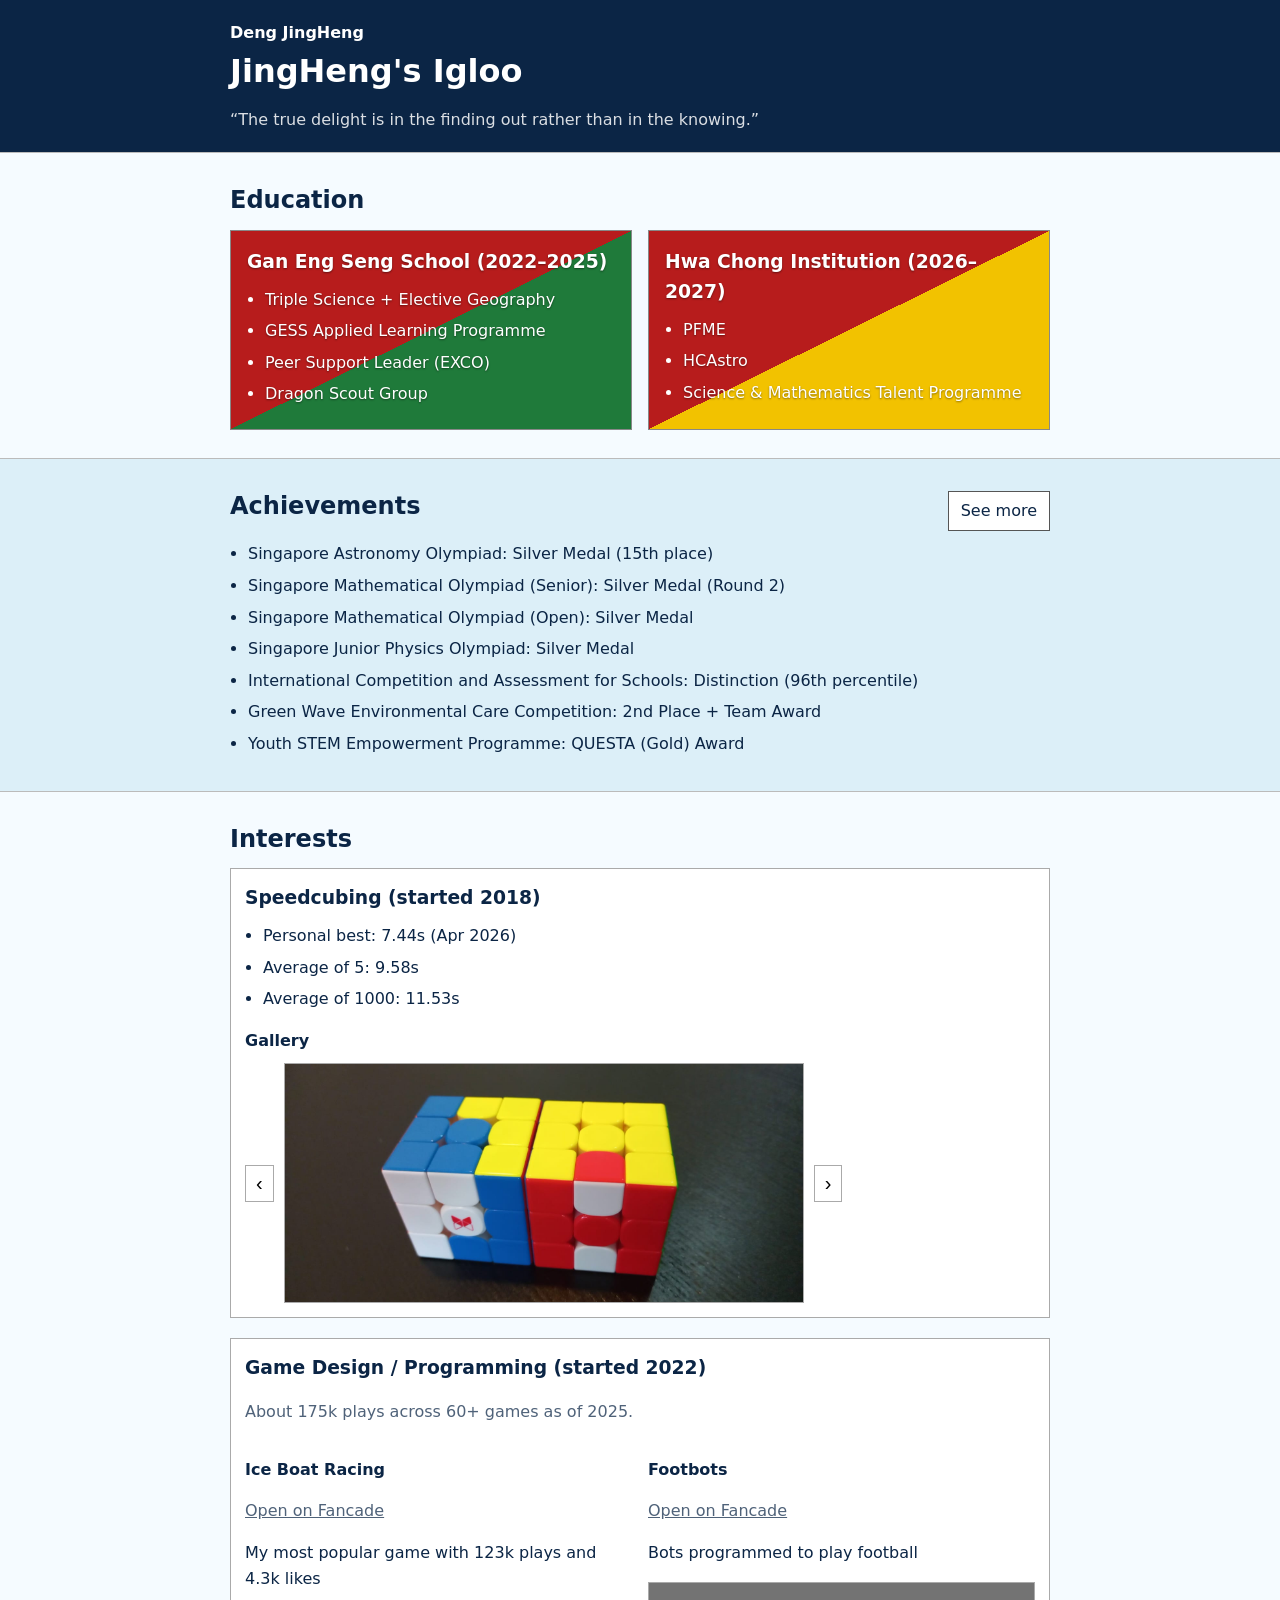
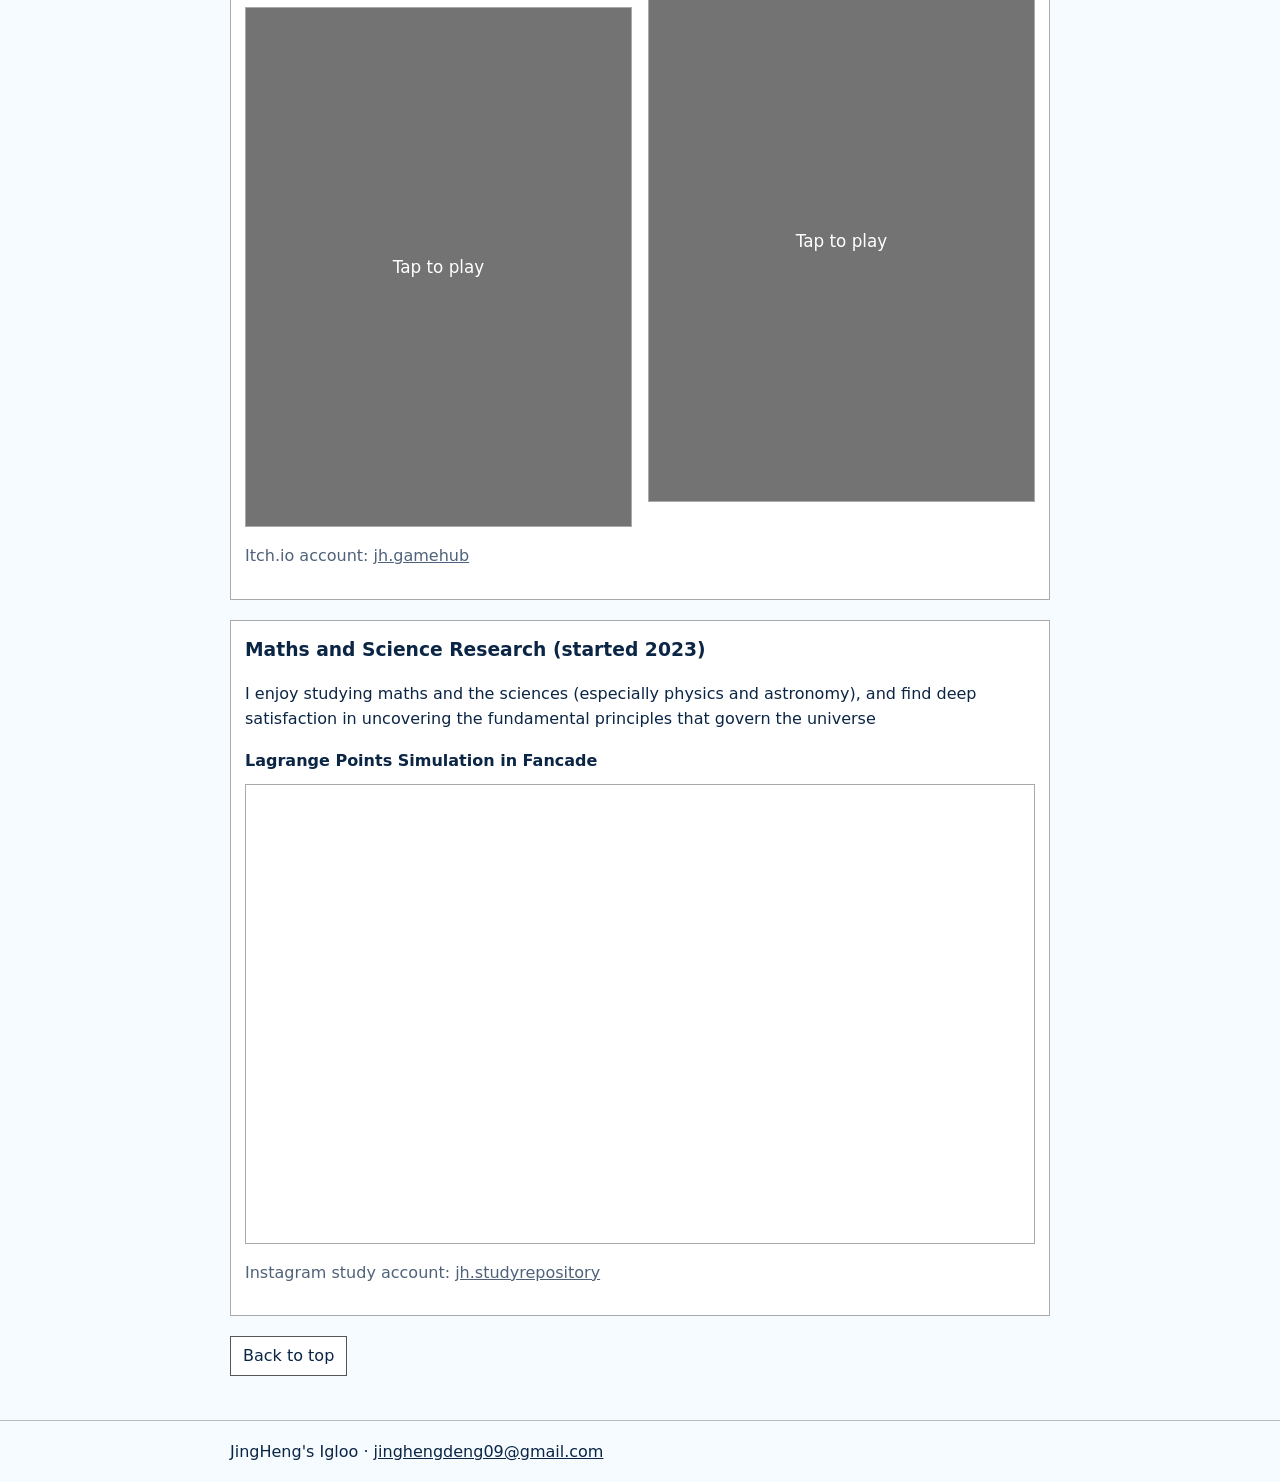
<file: index.html>
<!doctype html>
<html lang="en">
<head>
  <meta charset="utf-8">
  <title>Redirecting…</title>
  <meta http-equiv="refresh" content="0; url=home.html">
  <link rel="canonical" href="home.html">
</head>
<body>
  <p>Redirecting to <a href="home.html">home page</a>…</p>

  <script>
    window.location.replace("home.html");
  </script>
</body>
</html>
</file>
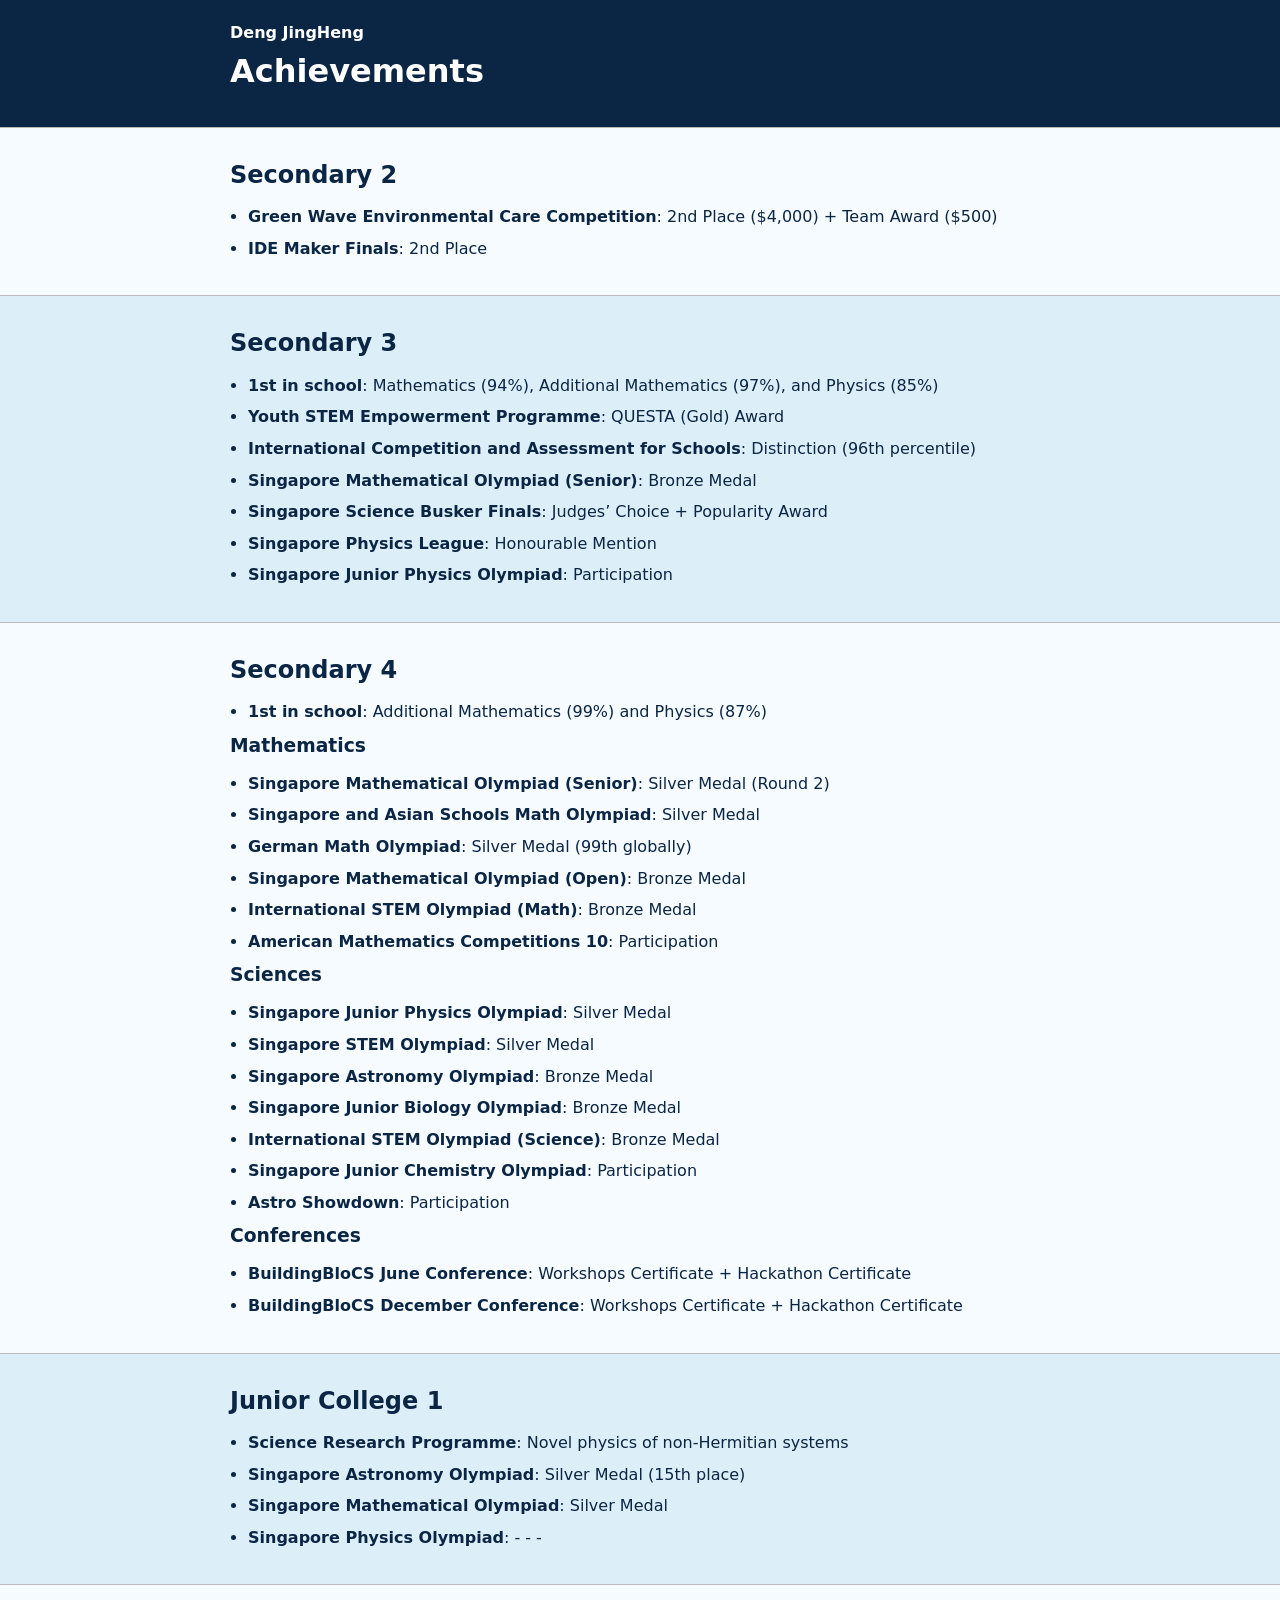
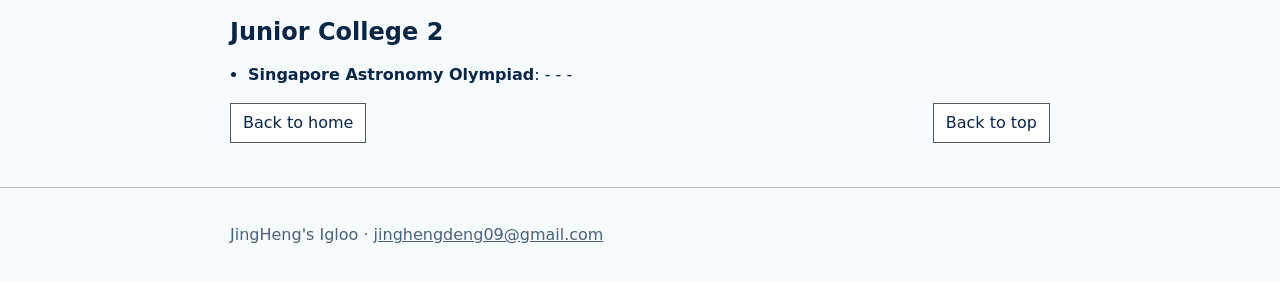
<file: achievements.html>
<!-- achievements.html (fixed: valid nesting, consistent list class, buttons boxed) -->
<!doctype html>
<html lang="en-GB">
<head>
  <meta charset="utf-8" />
  <meta name="viewport" content="width=device-width, initial-scale=1" />
  <title>Achievements • JingHeng's Igloo</title>
  <meta name="description" content="JingHeng's achievements and competition record." />
  <link rel="stylesheet" href="assets/style.css" />
</head>

<body>
  <header class="banner" id="top">
    <div class="container">
      <div class="brand">
        <a class="brand-name" href="home.html">Deng JingHeng</a>
      </div>

      <div class="hero">
        <h1>Achievements</h1>
      </div>
    </div>
  </header>

  <main>
   <section class="section" id="sec2">
  <div class="container">
    <h2>Secondary 2</h2>
    <ul class="list">
      <li>
        <strong>Green Wave Environmental Care Competition</strong>:
        2nd Place ($4,000) + Team Award ($500)
      </li>
      <li>
        <strong>IDE Maker Finals</strong>:
        2nd Place
      </li>
    </ul>
  </div>
</section>

<section class="section alt" id="sec3">
  <div class="container">
    <h2>Secondary 3</h2>
    <ul class="list">
      <li>
        <strong>1st in school</strong>:
        Mathematics (94%), Additional Mathematics (97%), and Physics (85%)
      </li>
      <li>
        <strong>Youth STEM Empowerment Programme</strong>:
        QUESTA (Gold) Award
      </li>
      <li>
        <strong>International Competition and Assessment for Schools</strong>:
        Distinction (96th percentile)
      </li>
      <li>
        <strong>Singapore Mathematical Olympiad (Senior)</strong>:
        Bronze Medal
      </li>
      <li>
        <strong>Singapore Science Busker Finals</strong>:
        Judges’ Choice + Popularity Award
      </li>
      <li>
        <strong>Singapore Physics League</strong>:
        Honourable Mention
      </li>
      <li>
        <strong>Singapore Junior Physics Olympiad</strong>:
        Participation
      </li>
    </ul>
  </div>
</section>

<section class="section" id="sec4">
  <div class="container">
    <h2>Secondary 4</h2>

    <ul class="list">
      <li>
        <strong>1st in school</strong>:
        Additional Mathematics (99%) and Physics (87%)
      </li>
    </ul>

    <h3>Mathematics</h3>
    <ul class="list">
      <li>
        <strong>Singapore Mathematical Olympiad (Senior)</strong>:
        Silver Medal (Round 2)
      </li>
      <li>
        <strong>Singapore and Asian Schools Math Olympiad</strong>:
        Silver Medal
      </li>
      <li>
        <strong>German Math Olympiad</strong>:
        Silver Medal (99th globally)
      </li>
      <li>
        <strong>Singapore Mathematical Olympiad (Open)</strong>:
        Bronze Medal
      </li>
      <li>
        <strong>International STEM Olympiad (Math)</strong>:
        Bronze Medal
      </li>
      <li>
        <strong>American Mathematics Competitions 10</strong>:
        Participation
      </li>
    </ul>

    <h3>Sciences</h3>
    <ul class="list">
      <li>
        <strong>Singapore Junior Physics Olympiad</strong>:
        Silver Medal
      </li>
      <li>
        <strong>Singapore STEM Olympiad</strong>:
        Silver Medal
      </li>
      <li>
        <strong>Singapore Astronomy Olympiad</strong>:
        Bronze Medal
      </li>
      <li>
        <strong>Singapore Junior Biology Olympiad</strong>:
        Bronze Medal
      </li>
      <li>
        <strong>International STEM Olympiad (Science)</strong>:
        Bronze Medal
      </li>
      <li>
        <strong>Singapore Junior Chemistry Olympiad</strong>:
        Participation
      </li>
      <li>
        <strong>Astro Showdown</strong>:
        Participation
      </li>
    </ul>

    <h3>Conferences</h3>
    <ul class="list">
      <li>
        <strong>BuildingBloCS June Conference</strong>:
        Workshops Certificate + Hackathon Certificate
      </li>
      <li>
        <strong>BuildingBloCS December Conference</strong>:
        Workshops Certificate + Hackathon Certificate
      </li>
    </ul>
</section>

<section class="section alt" id="jc1">
  <div class="container">
    <h2>Junior College 1</h2>

    <ul class="list">
      <li>
        <strong>Science Research Programme</strong>:
        Novel physics of non-Hermitian systems 
      </li>
      <li>
        <strong>Singapore Astronomy Olympiad</strong>:
        Silver Medal (15th place)
      </li>
      <li>
        <strong>Singapore Mathematical Olympiad</strong>:
        Silver Medal
      </li>
      <li>
        <strong>Singapore Physics Olympiad</strong>:
        - - -
      </li>
    </ul>
</section>

    <section class="section" id="jc2">
  <div class="container">
    <h2>Junior College 2</h2>

    <ul class="list">
      <li>
        <strong>Singapore Astronomy Olympiad</strong>:
        - - -
      </li>
    </ul>

    <p class="row">
      <a class="btn" href="home.html">Back to home</a>
      <a class="btn" href="#top">Back to top</a>
    </p>
  </div>
</section>


  </main>

  <footer class="footer">
    <div class="container">
      <p class="muted">JingHeng's Igloo · <a href="mailto:jinghengdeng09@gmail.com">jinghengdeng09@gmail.com</a></p>
    </div>
  </footer>
</body>
</html>
</file>
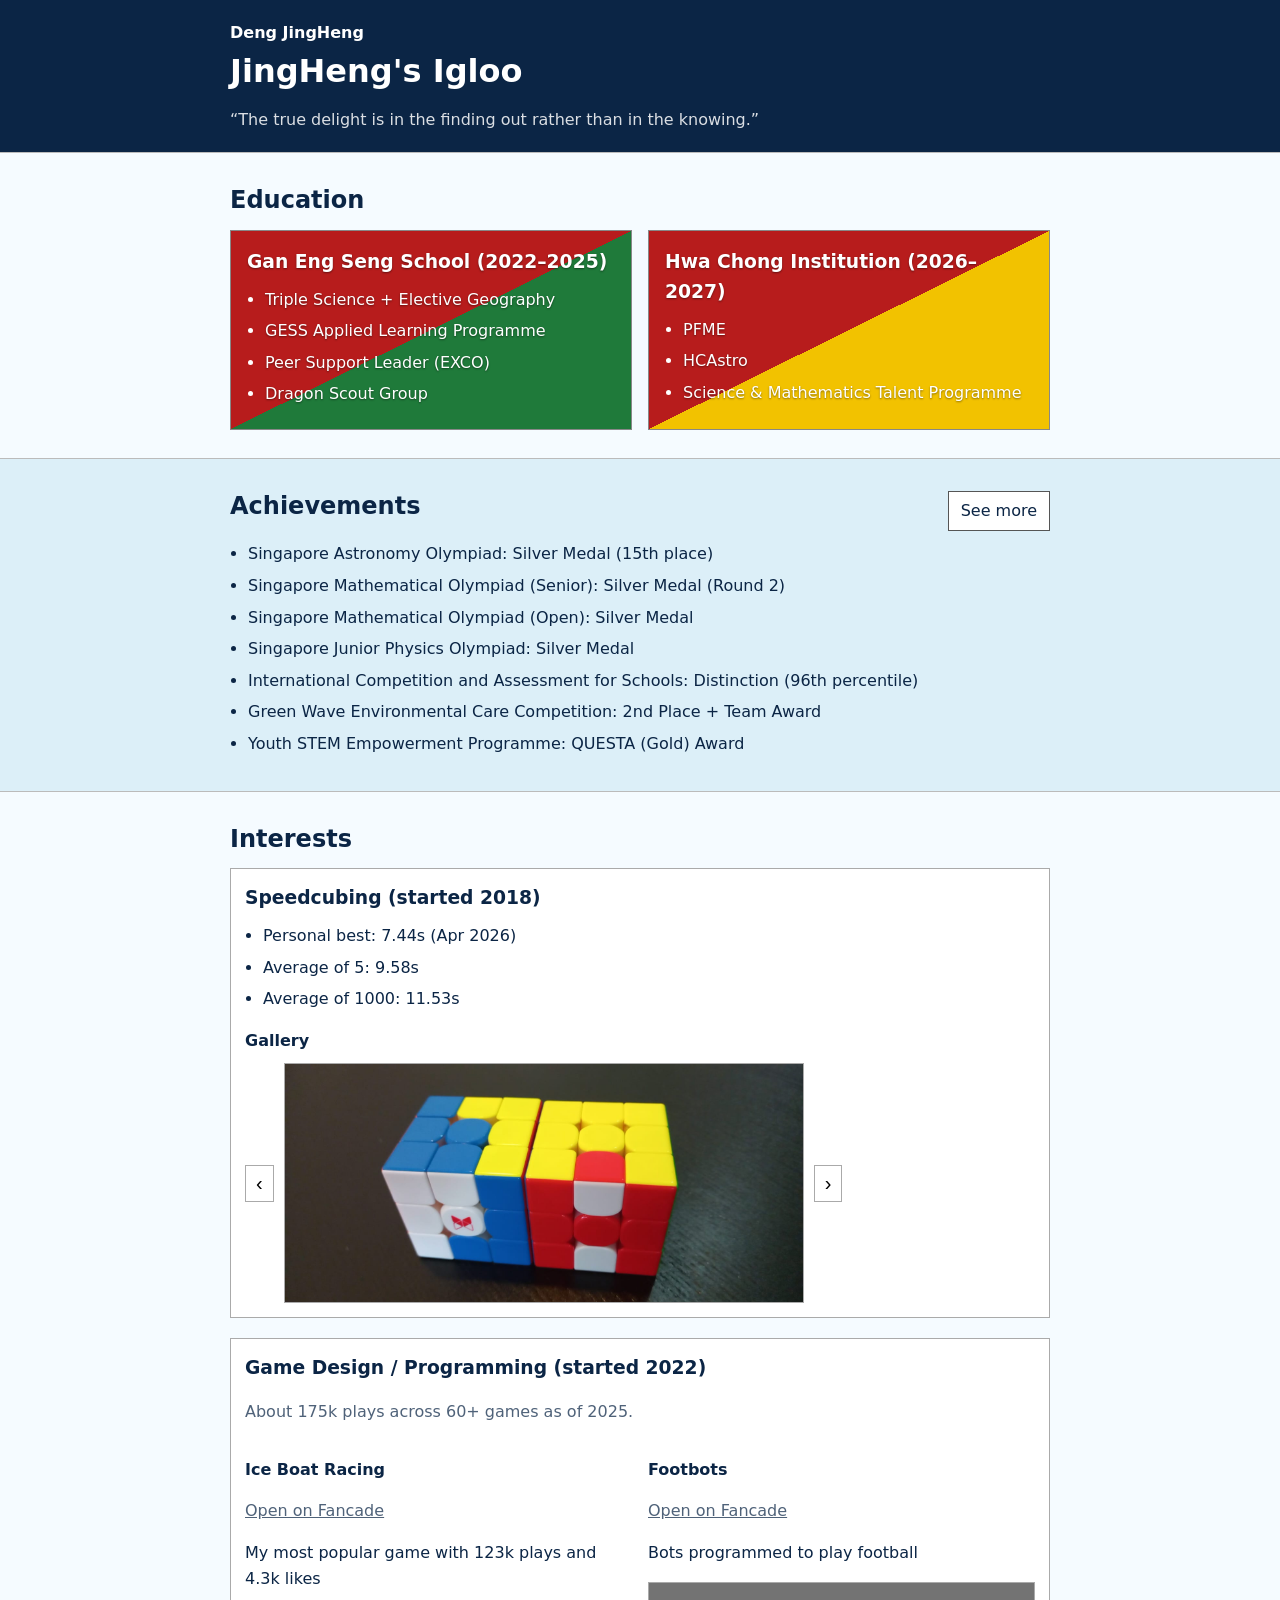
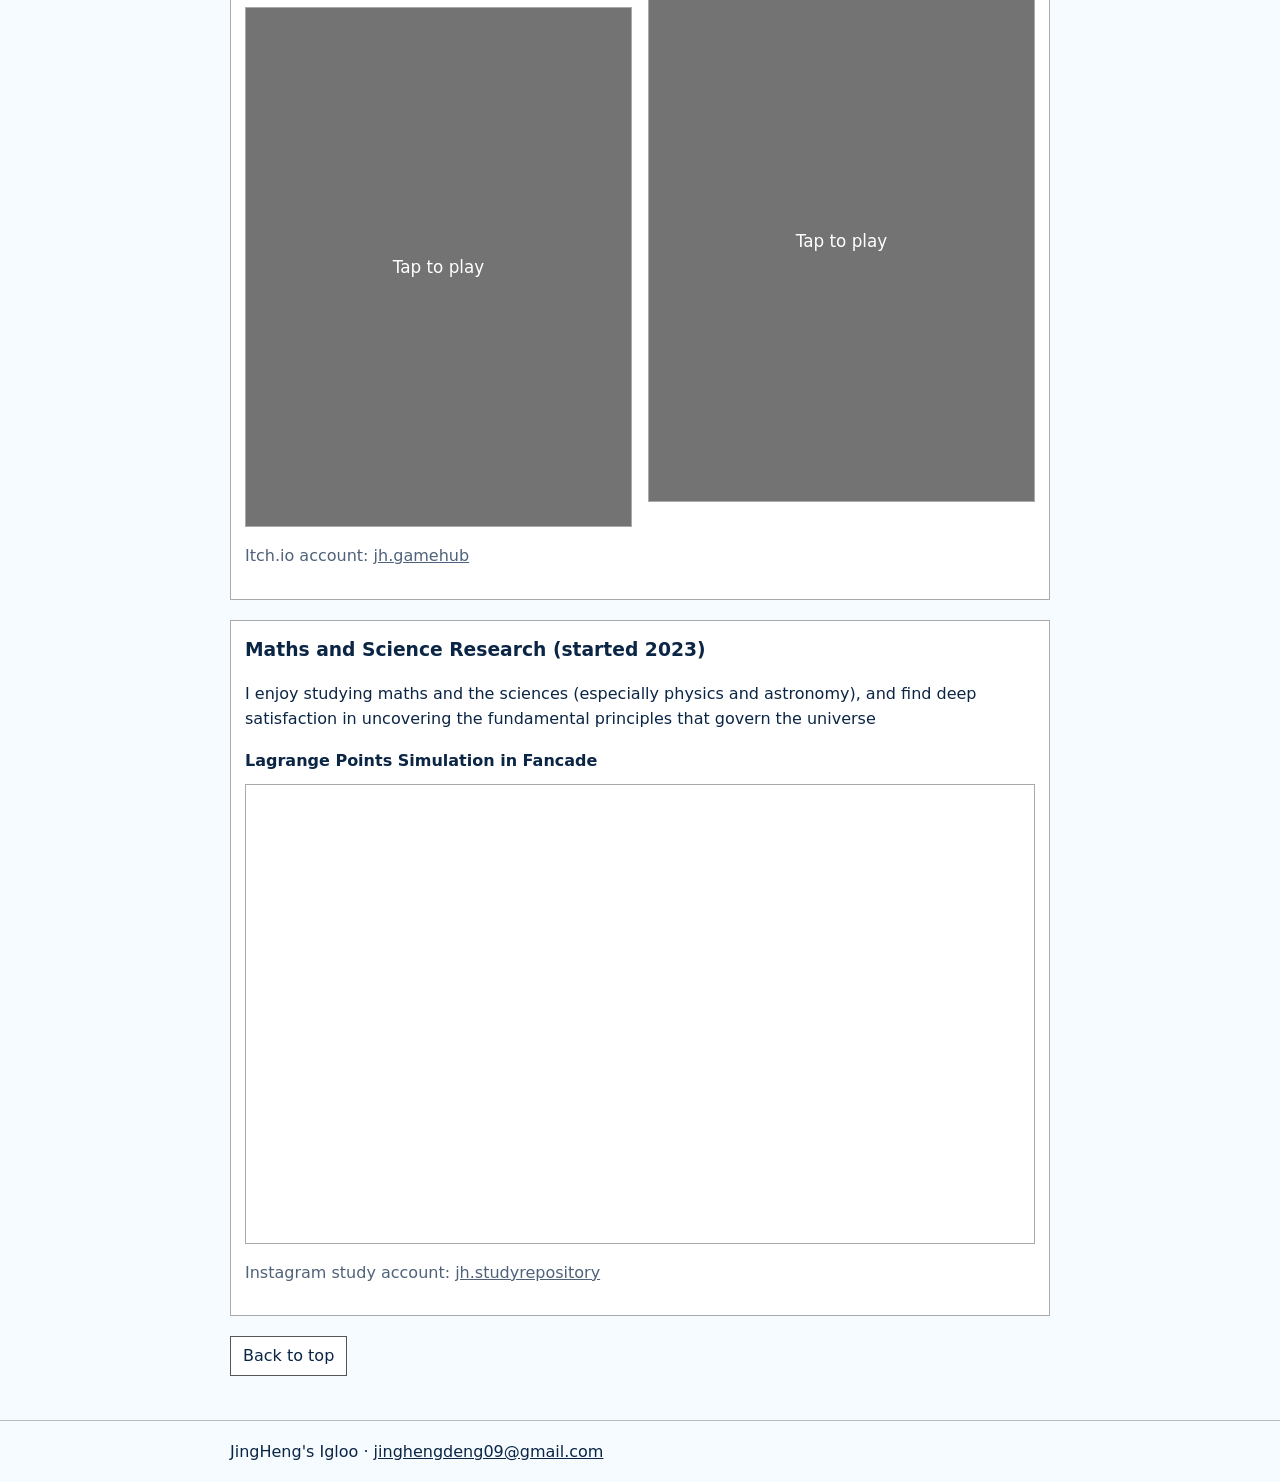
<file: home.html>
<!-- home.html -->
<!doctype html>
<html lang="en-GB">
<head>
  <meta charset="utf-8">
  <meta name="viewport" content="width=device-width, initial-scale=1">
  <title>JingHeng's Igloo</title>
  <meta name="description" content="JingHeng's Igloo — portfolio, achievements, and interests.">
  <link rel="stylesheet" href="assets/style.css">
</head>

<body>
<header class="banner" id="top">
  <div class="container">
    <a class="brand-name" href="home.html">Deng JingHeng</a>
    <h1>JingHeng's Igloo</h1>
    <p class="subtitle">“The true delight is in the finding out rather than in the knowing.”</p>
  </div>
</header>

<main>

  <!-- Education -->
  <section class="section">
    <div class="container">
      <h2>Education</h2>

      <div class="two-col">
        <div class="school school-ges">
          <h3>Gan Eng Seng School (2022–2025)</h3>
          <ul class="list">
            <li>Triple Science + Elective Geography</li>
            <li>GESS Applied Learning Programme</li>
            <li>Peer Support Leader (EXCO)</li>
            <li>Dragon Scout Group</li>
          </ul>
        </div>

        <div class="school school-hci">
          <h3>Hwa Chong Institution (2026–2027)</h3>
          <ul class="list">
            <li>PFME</li>
            <li>HCAstro</li>
            <li>Science & Mathematics Talent Programme</li>
          </ul>
        </div>
      </div>
    </div>
  </section>

  <!-- Achievements -->
  <section class="section alt">
    <div class="container">
      <div class="row">
        <h2>Achievements</h2>
        <a class="btn" href="achievements.html">See more</a>
      </div>

      <ul class="list">
        <li>Singapore Astronomy Olympiad: Silver Medal (15th place)</li>
        <li>Singapore Mathematical Olympiad (Senior): Silver Medal (Round 2)</li>
        <li>Singapore Mathematical Olympiad (Open): Silver Medal</li>
        <li>Singapore Junior Physics Olympiad: Silver Medal</li>
        <li>International Competition and Assessment for Schools: Distinction (96th percentile)</li>
        <li>Green Wave Environmental Care Competition: 2nd Place + Team Award</li>
        <li>Youth STEM Empowerment Programme: QUESTA (Gold) Award</li>
      </ul>
    </div>
  </section>

  <!-- Interests -->
  <section class="section">
    <div class="container">
      <h2>Interests</h2>

      <!-- Speedcubing -->
      <div class="box">
        <h3>Speedcubing (started 2018)</h3>
        <ul class="list">
          <li>Personal best: 7.44s (Apr 2026)</li>
          <li>Average of 5: 9.58s</li>
          <li>Average of 1000: 11.53s</li>
        </ul>

        <h4>Gallery</h4>

        <div class="carousel" id="carousel">
          <button type="button" class="carousel-btn" id="prev" aria-label="Previous photo">‹</button>

          <div class="carousel-window" aria-live="polite">
            <img src="assets/speedcube-1.jpg" class="slide" alt="Speedcubing photo 1" loading="lazy">
            <img src="assets/speedcube-2.jpg" class="slide" alt="Speedcubing photo 2" loading="lazy">
            <img src="assets/speedcube-3.jpg" class="slide" alt="Speedcubing photo 3" loading="lazy">
          </div>

          <button type="button" class="carousel-btn" id="next" aria-label="Next photo">›</button>
        </div>
      </div>

      <!-- Game design -->
      <div class="box">
        <h3>Game Design / Programming (started 2022)</h3>
        <p class="muted">About 175k plays across 60+ games as of 2025.</p>
        
        <div class="two-col">
          <div>
            <h4>Ice Boat Racing</h4>
            <p class="muted">
              <a href="https://play.fancade.com/682F1FBFCDE139F0" target="_blank" rel="noopener">Open on Fancade</a>
              <p>My most popular game with 123k plays and 4.3k likes</p>
            </p>

            <!-- Tap-to-play wrapper to prevent scroll trapping on mobile -->
            <div class="embed tall tap-to-play">
              <div class="tap-overlay">Tap to play</div>
              <iframe
                title="Ice Boat Racing (Fancade)"
                src="https://play.fancade.com/682F1FBFCDE139F0"
                loading="lazy"
                referrerpolicy="no-referrer"
                allowfullscreen>
              </iframe>
            </div>
          </div>

          <div>
            <h4>Footbots</h4>
            <p class="muted">
              <a href="https://play.fancade.com/66BB3FE98DED0A4D" target="_blank" rel="noopener">Open on Fancade</a>
              <p>Bots programmed to play football</p>
            </p>

            <!-- Tap-to-play wrapper to prevent scroll trapping on mobile -->
            <div class="embed tall tap-to-play">
              <div class="tap-overlay">Tap to play</div>
              <iframe
                title="Footbots (Fancade)"
                src="https://play.fancade.com/66BB3FE98DED0A4D"
                loading="lazy"
                referrerpolicy="no-referrer"
                allowfullscreen>
              </iframe>
            </div>
          </div>
        </div>
        <p class="muted">
          Itch.io account:
          <a href="https://jhgamehub.itch.io/" target="_blank" rel="noopener">jh.gamehub</a>
        </p>
      </div>

      <!-- Research -->
      <div class="box">
        <h3>Maths and Science Research (started 2023)</h3>

        <p>
          I enjoy studying maths and the sciences (especially physics and astronomy), and find deep satisfaction in
          uncovering the fundamental principles that govern the universe
        </p>

        <h4>Lagrange Points Simulation in Fancade</h4>

        <div class="embed big-video">
          <iframe
            title="Lagrange Points Simulation (YouTube)"
            src="https://www.youtube.com/embed/ptrUS8cJd5M?rel=0"
            loading="lazy"
            referrerpolicy="strict-origin-when-cross-origin"
            allow="accelerometer; autoplay; clipboard-write; encrypted-media; gyroscope; picture-in-picture; web-share"
            allowfullscreen>
          </iframe>
        </div>

        <p class="muted">
          Instagram study account:
          <a href="https://www.instagram.com/jh.studyrepository/" target="_blank" rel="noopener">jh.studyrepository</a>
        </p>
      </div>

      <p><a class="btn" href="#top">Back to top</a></p>
    </div>
  </section>

</main>

<footer class="footer">
  <div class="container">
    JingHeng's Igloo · <a href="mailto:jinghengdeng09@gmail.com">jinghengdeng09@gmail.com</a>
  </div>
</footer>

<script>
  // Carousel: auto + manual + pause on hover/focus
  document.addEventListener("DOMContentLoaded", () => {
    const carousel = document.getElementById("carousel");
    const slides = Array.from(document.querySelectorAll(".slide"));
    const nextBtn = document.getElementById("next");
    const prevBtn = document.getElementById("prev");

    if (!carousel || slides.length === 0) return;

    let index = 0;
    let timer = null;

    function show(i){
      index = (i + slides.length) % slides.length;
      slides.forEach(s => s.style.display = "none");
      slides[index].style.display = "block";
    }

    function next(){ show(index + 1); }
    function prev(){ show(index - 1); }

    function start(){
      stop();
      timer = setInterval(next, 2500);
    }

    function stop(){
      if (timer) clearInterval(timer);
      timer = null;
    }

    nextBtn.addEventListener("click", () => { next(); start(); });
    prevBtn.addEventListener("click", () => { prev(); start(); });

    carousel.addEventListener("mouseenter", stop);
    carousel.addEventListener("mouseleave", start);
    carousel.addEventListener("focusin", stop);
    carousel.addEventListener("focusout", start);

    show(0);
    start();
  });

  // Tap-to-play: prevents iframe from hijacking scroll on mobile
  document.addEventListener("DOMContentLoaded", () => {
    document.querySelectorAll(".tap-to-play").forEach(box => {
      const overlay = box.querySelector(".tap-overlay");
      if (!overlay) return;

      overlay.addEventListener("click", () => {
        box.classList.add("active");
        overlay.style.display = "none";
      });
    });
  });
</script>

</body>
</html>
</file>
<file: assets/style.css>
/* assets/style.css */

:root{
  --bg: #F5FBFF;
  --bg-alt: #DCEFF8;
  --ink: #0B2545;
  --maxw: 820px;
}

*{ box-sizing: border-box; }
html{ scroll-behavior: smooth; }

body{
  margin: 0;
  font-family: system-ui, -apple-system, "Segoe UI", Roboto, Arial, sans-serif;
  background: var(--bg);
  color: var(--ink);
  line-height: 1.6;
}

.container{
  width: min(var(--maxw), calc(100% - 32px));
  margin: 0 auto;
}

a{ color: inherit; }

/* Header */
.banner{
  background: var(--ink);
  color: #fff;
  padding: 20px 0;
}

.brand-name{
  color: #fff;
  text-decoration: none;
  font-weight: 600;
}

.subtitle{ margin: 6px 0 0; opacity: 0.85; }

/* Sections */
.section{
  padding: 28px 0;
  border-top: 1px solid #bbb;
}

.section.alt{
  background: var(--bg-alt);
}

h1, h2, h3, h4{ margin: 0 0 10px; }
h4{ margin-top: 16px; }

.muted{
  color: rgba(11, 37, 69, 0.72);
}

/* Layout */
.row{
  display: flex;
  justify-content: space-between;
  align-items: center;
  gap: 12px;
  flex-wrap: wrap;
}

.two-col{
  display: grid;
  grid-template-columns: 1fr 1fr;
  gap: 16px;
}

@media (max-width: 700px){
  .two-col{ grid-template-columns: 1fr; }
}

/* Lists */
.list{
  padding-left: 18px;
  margin: 0;
}

.list li{ margin: 6px 0; }

/* Buttons */
.btn{
  display: inline-block;
  border: 1px solid #555;
  padding: 6px 12px;
  text-decoration: none;
  color: var(--ink);
  background: #fff;
}

.btn:visited{ color: var(--ink); }

/* Footer */
.footer{
  border-top: 1px solid #bbb;
  padding: 18px 0;
}

/* School colours — corner to corner, red on top (top-left) */
.school{
  padding: 16px;
  border: 1px solid #888;
  color: #fff;
}

/* Red top-left triangle, green bottom-right triangle */
.school-ges{
  background: linear-gradient(to bottom right,
    #b71c1c 0 50%,
    #1f7a3a 50% 100%
  );
}

/* Red top-left triangle, yellow bottom-right triangle */
.school-hci{
  background: linear-gradient(to bottom right,
    #b71c1c 0 50%,
    #f2c200 50% 100%
  );
}

/* Text shadow for visibility */
.school h3,
.school li{
  text-shadow: 0 1px 2px rgba(0,0,0,0.45);
}

/* Award colours */
   /* Honourable Mention */
                  /* honourable mention */

/* Boxes */
.box{
  border: 1px solid #aaa;
  padding: 14px;
  background: #fff;
  margin-bottom: 20px;
}

/* Carousel */
.carousel{
  display: flex;
  align-items: center;
  gap: 10px;
}

.carousel-window{
  width: 100%;
  max-width: 520px;
  height: 240px;          /* desktop */
  border: 1px solid #aaa;
  overflow: hidden;
  background: #fff;
}

.slide{
  width: 100%;
  height: 100%;
  object-fit: cover;
  display: none;
}

.carousel-btn{
  font-size: 20px;
  padding: 6px 10px;
  border: 1px solid #aaa;
  background: #fff;
  cursor: pointer;
}

@media (max-width: 700px){
  .carousel-window{ height: 160px; }
  .carousel-btn{ font-size: 16px; padding: 4px 8px; }
}

/* Embeds */
.embed{
  width: 100%;
  border: 1px solid #aaa;
  margin-top: 10px;
  overflow: hidden;
  background: #fff;
  position: relative;
}

.embed iframe{
  width: 100%;
  height: 100%;
  border: 0;
}

/* Taller Fancade games */
.embed.tall{
  height: 520px;
}

/* Bigger YouTube */
.embed.big-video{
  height: 460px;
}

@media (max-width: 700px){
  .embed.tall{ height: 420px; }
  .embed.big-video{ height: 300px; }
}

/* Tap-to-play overlay (prevents scroll trapping on mobile) */
.tap-to-play iframe{
  pointer-events: none;
}

.tap-to-play.active iframe{
  pointer-events: auto;
}

.tap-overlay{
  position: absolute;
  inset: 0;
  background: rgba(0,0,0,0.55);
  color: #fff;
  display: flex;
  align-items: center;
  justify-content: center;
  font-size: 1.05rem;
  z-index: 2;
  cursor: pointer;
  user-select: none;
}

}
</file>
